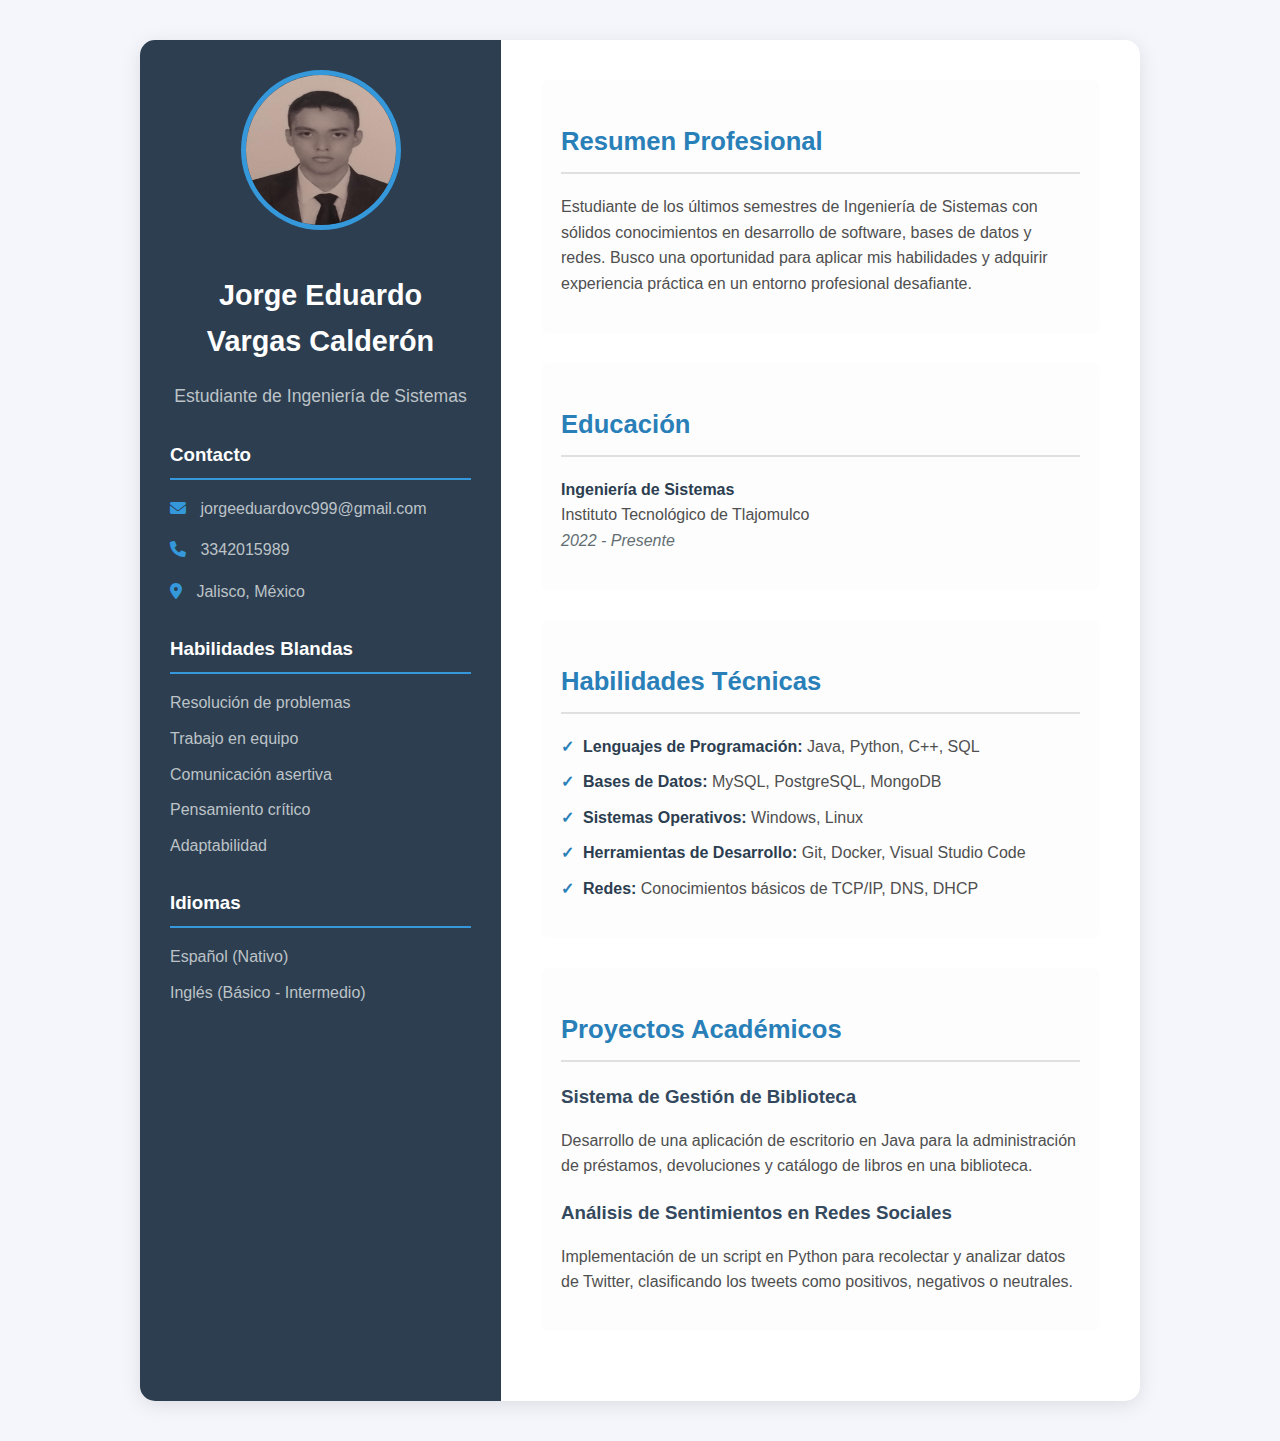
<file: index.html>
<!DOCTYPE html>
<html lang="es">
<head>
    <meta charset="UTF-8">
    <meta name="viewport" content="width=device-width, initial-scale=1.0">
    <title>Currículum Vitae - Jorge Eduardo Vargas Calderón</title>
    <link rel="stylesheet" href="diseño.css">
    <link rel="stylesheet" href="https://cdnjs.cloudflare.com/ajax/libs/font-awesome/6.0.0-beta3/css/all.min.css">
</head>
<body>

    <div class="container">
        <div class="sidebar">
            <div class="profile">
                <img src="Imagen de WhatsApp 2025-10-01 a las 15.27.46_9c3142db.jpg" alt="Tu Foto">
                <h1>Jorge Eduardo Vargas Calderón</h1>
                <p>Estudiante de Ingeniería de Sistemas</p>
            </div>
            <div class="contact-info">
                <h3>Contacto</h3>
                <p><i class="fas fa-envelope"></i> jorgeeduardovc999@gmail.com</p>
                <p><i class="fas fa-phone"></i> 3342015989</p>
                <p><i class="fas fa-map-marker-alt"></i> Jalisco, México</p>
            </div>
            <div class="skills">
                <h3>Habilidades Blandas</h3>
                <ul>
                    <li>Resolución de problemas</li>
                    <li>Trabajo en equipo</li>
                    <li>Comunicación asertiva</li>
                    <li>Pensamiento crítico</li>
                    <li>Adaptabilidad</li>
                </ul>
            </div>
            <div class="languages">
                <h3>Idiomas</h3>
                <ul>
                    <li>Español (Nativo)</li>
                    <li>Inglés (Básico - Intermedio)</li>
                </ul>
            </div>
        </div>

        <div class="main-content">
            <div class="section">
                <h2>Resumen Profesional</h2>
                <p>Estudiante de los últimos semestres de Ingeniería de Sistemas con sólidos conocimientos en desarrollo de software, bases de datos y redes. Busco una oportunidad para aplicar mis habilidades y adquirir experiencia práctica en un entorno profesional desafiante.</p>
            </div>

            <div class="section">
                <h2>Educación</h2>
                <p><strong>Ingeniería de Sistemas</strong><br>
                Instituto Tecnológico de Tlajomulco<br>
                <em>2022 - Presente</em></p>
            </div>

            <div class="section">
                <h2>Habilidades Técnicas</h2>
                <ul>
                    <li><strong>Lenguajes de Programación:</strong> Java, Python, C++, SQL</li>
                    <li><strong>Bases de Datos:</strong> MySQL, PostgreSQL, MongoDB</li>
                    <li><strong>Sistemas Operativos:</strong> Windows, Linux</li>
                    <li><strong>Herramientas de Desarrollo:</strong> Git, Docker, Visual Studio Code</li>
                    <li><strong>Redes:</strong> Conocimientos básicos de TCP/IP, DNS, DHCP</li>
                </ul>
            </div>

            <div class="section">
                <h2>Proyectos Académicos</h2>
                <div class="project">
                    <h3>Sistema de Gestión de Biblioteca</h3>
                    <p>Desarrollo de una aplicación de escritorio en Java para la administración de préstamos, devoluciones y catálogo de libros en una biblioteca.</p>
                </div>
                <div class="project">
                    <h3>Análisis de Sentimientos en Redes Sociales</h3>
                    <p>Implementación de un script en Python para recolectar y analizar datos de Twitter, clasificando los tweets como positivos, negativos o neutrales.</p>
                </div>
            </div>
        </div>
    </div>

</body>
</html>
</file>
<file: diseño.css>
body {
    font-family: 'Arial', sans-serif;
    line-height: 1.6;
    margin: 0;
    padding: 0;
    background-color: #f4f6fb;
    color: #4f4f4f;
}

.container {
    display: flex;
    max-width: 1000px;
    margin: 40px auto;
    background: #fff;
    box-shadow: 0 4px 20px rgba(0, 0, 0, 0.1);
    border-radius: 15px;
    overflow: hidden;
}

/* --- Barra Lateral --- */
.sidebar {
    background: #2c3e50;
    color: #ecf0f1;
    padding: 30px;
    width: 35%;
    text-align: center;
}

.profile img {
    width: 150px;
    height: 150px;
    border-radius: 50%;
    border: 5px solid #3498db;
    margin-bottom: 15px;
}

.profile h1 {
    color: #fff;
    margin-bottom: 5px;
    font-size: 1.8em;
}

.profile p {
    color: #bdc3c7;
    font-size: 1.1em;
}

.contact-info, .skills, .languages {
    margin-top: 30px;
    text-align: left;
}

.contact-info h3, .skills h3, .languages h3 {
    border-bottom: 2px solid #3498db;
    padding-bottom: 8px;
    margin-bottom: 15px;
    color: #fff;
}

.contact-info p, .skills ul li, .languages ul li {
    margin-bottom: 10px;
    color: #bdc3c7;
}

.contact-info i {
    margin-right: 10px;
    color: #3498db;
}

.skills ul, .languages ul {
    list-style-type: none;
    padding: 0;
}

/* --- Contenido Principal --- */
.main-content {
    padding: 40px;
    width: 65%;
}

.section {
    margin-bottom: 30px;
    padding: 20px;
    border-radius: 8px;
    background: #fdfdfd;
    transition: box-shadow 0.3s ease-in-out, transform 0.3s ease-in-out;
}

.section:hover {
    box-shadow: 0 8px 25px rgba(44, 62, 80, 0.12);
    transform: translateY(-5px);
}

.section h2 {
    color: #2980b9;
    border-bottom: 2px solid #e0e0e0;
    padding-bottom: 10px;
    margin-bottom: 20px;
    font-size: 1.6em;
}

.section ul {
    list-style-type: none;
    padding: 0;
}

.section ul li {
    margin-bottom: 10px;
    padding-left: 22px;
    position: relative;
}

.section ul li::before {
    content: "✓";
    color: #2980b9;
    position: absolute;
    left: 0;
    font-weight: bold;
}

.project {
    margin-top: 15px;
}

.project h3 {
    color: #34495e;
    margin-bottom: 5px;
}

strong {
    color: #2c3e50;
}

em {
    color: #636e72;
    font-style: italic;
}
</file>
